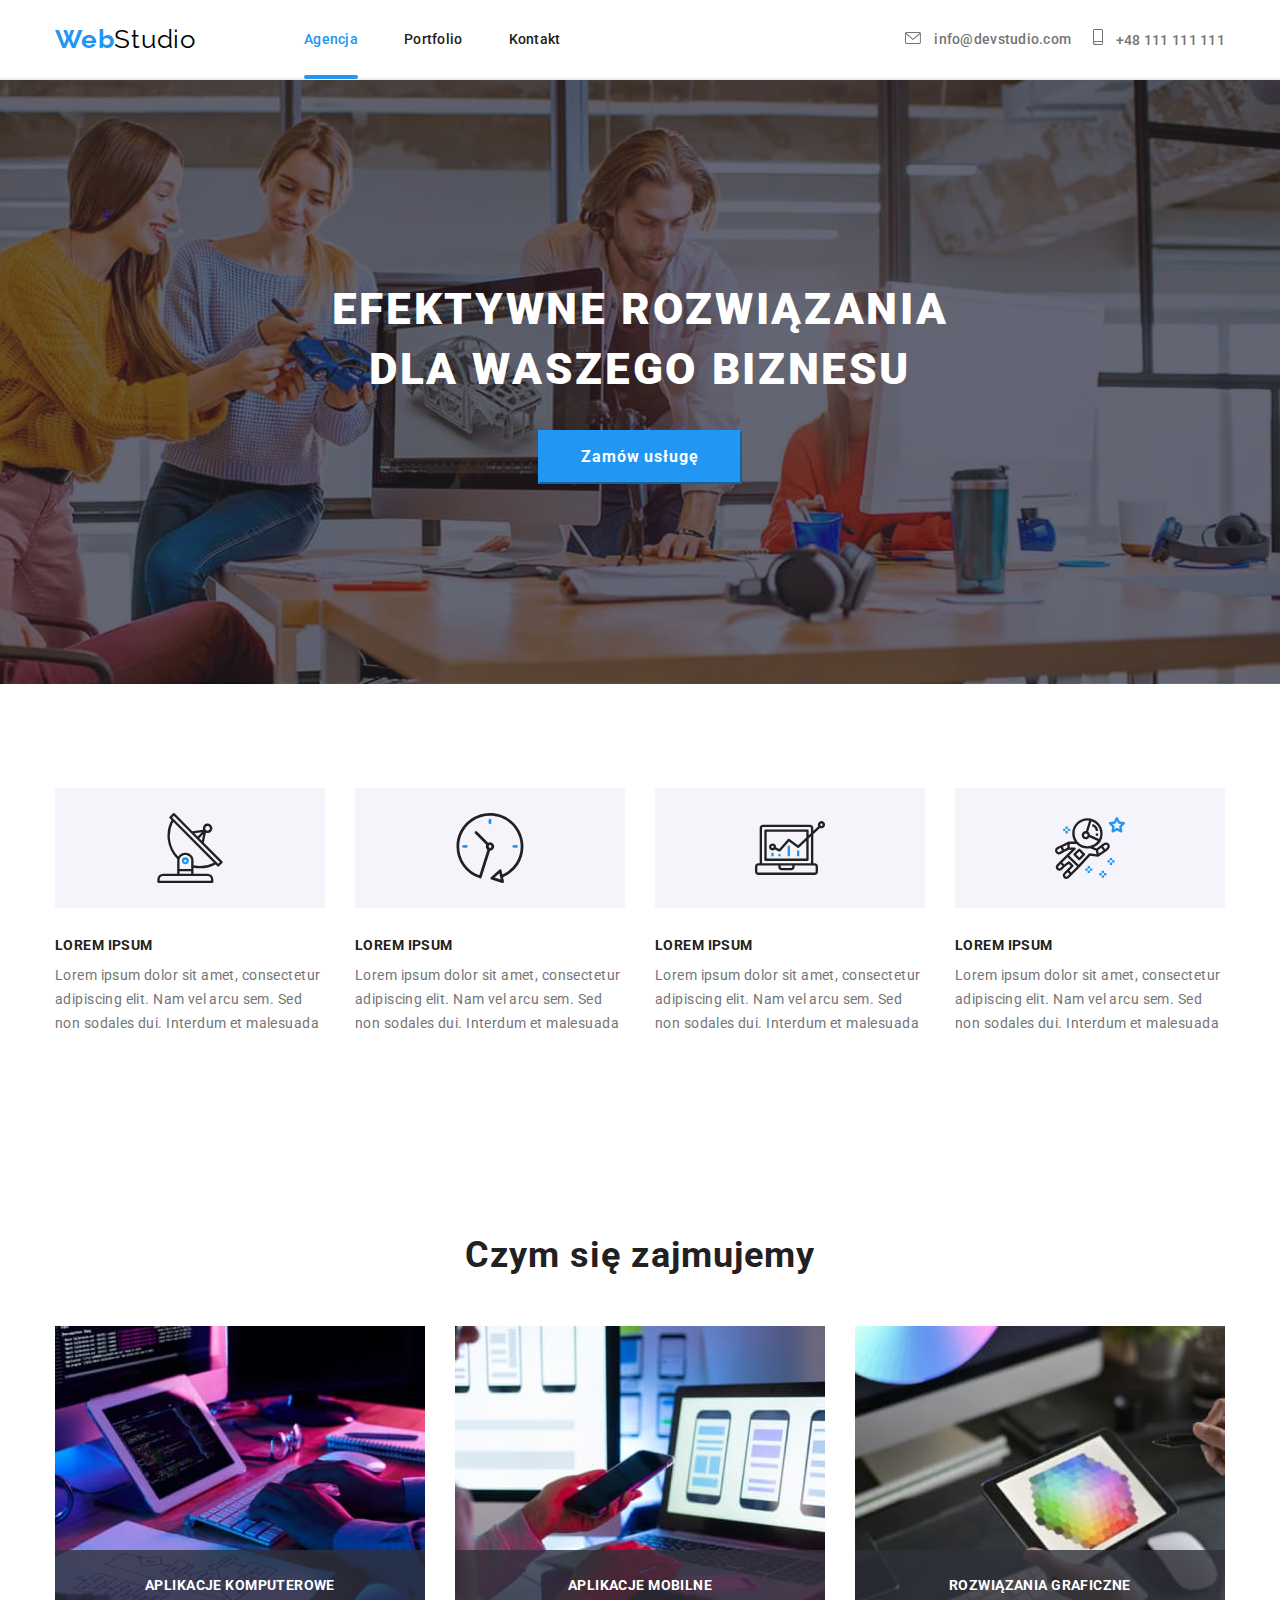
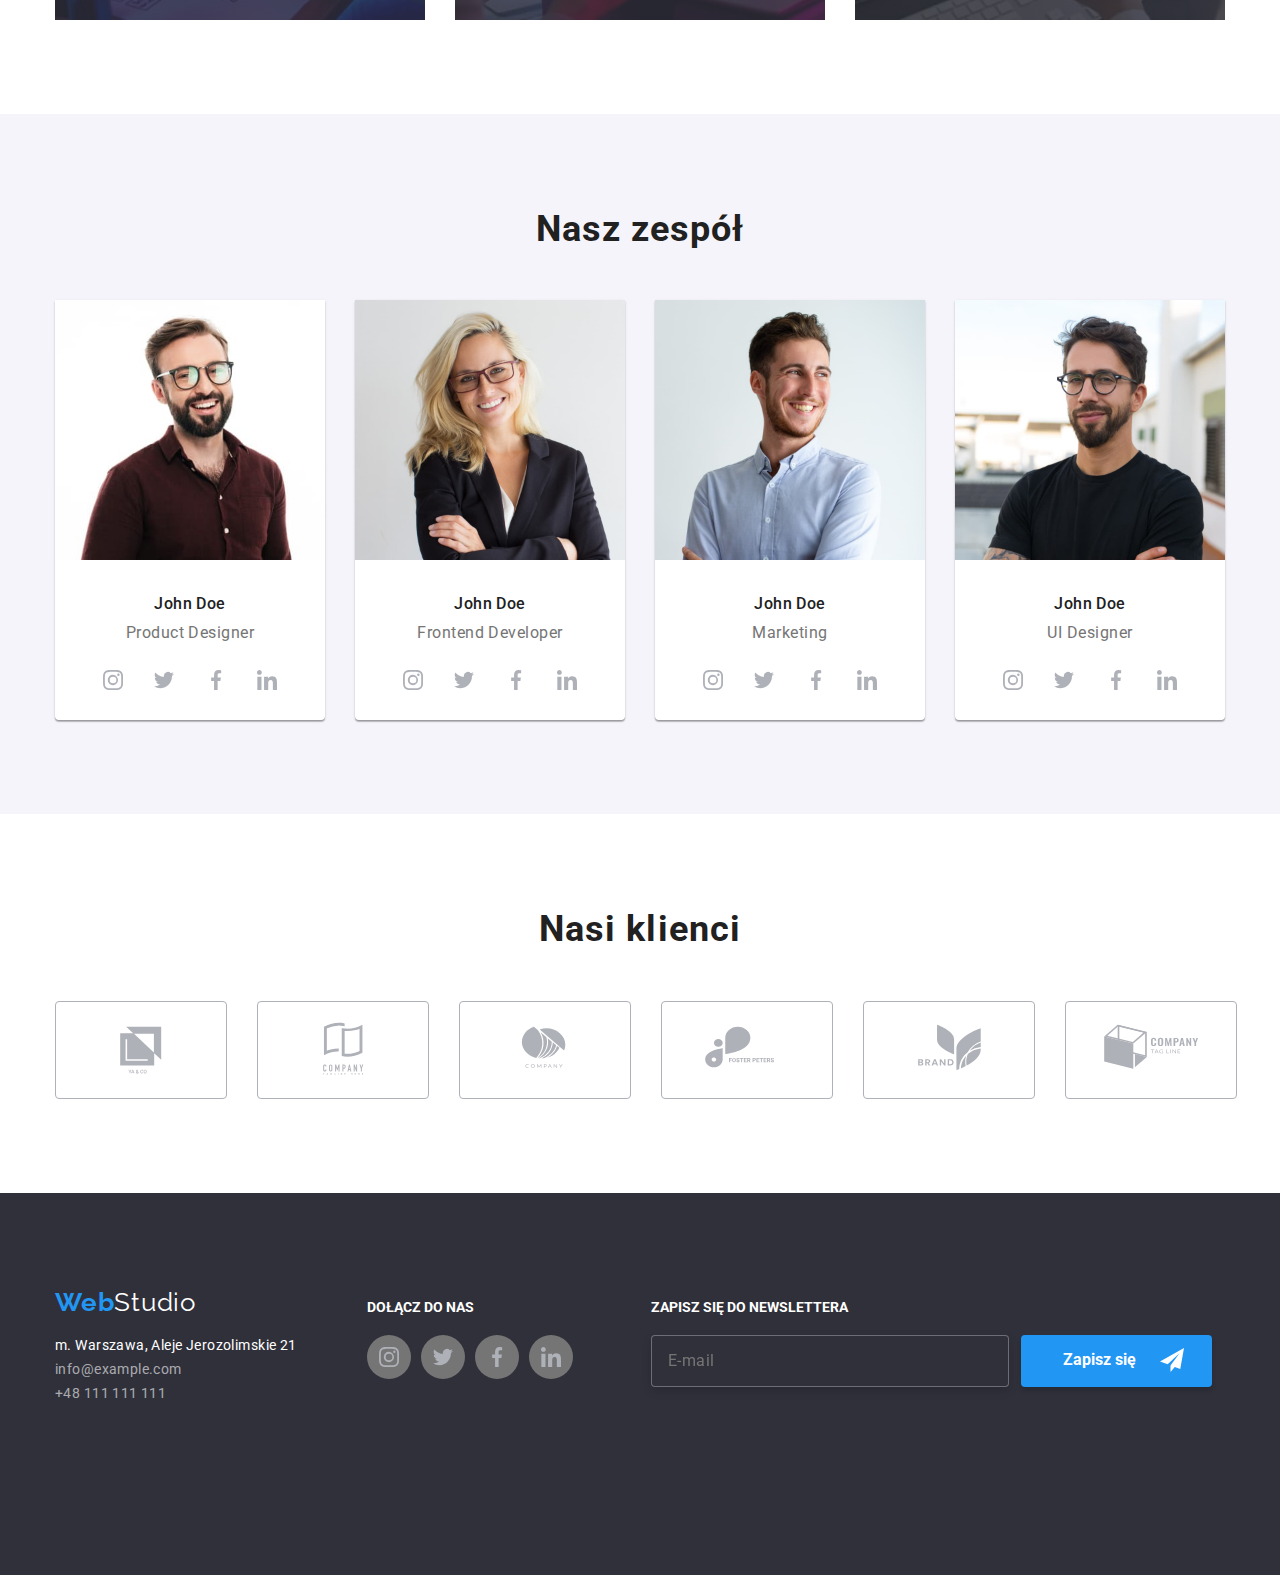
<file: index.html>
<!DOCTYPE html>
<html lang="pl">
  <head>
    <meta charset="UTF-8" />
    <meta http-equiv="X-UA-Compatible" content="IE=edge" />
    <meta name="viewport" content="width=device-width, initial-scale=1.0" />
    <link rel="preconnect" href="https://fonts.googleapis.com" />
    <link rel="preconnect" href="https://fonts.gstatic.com" crossorigin />
    <link
      href="https://fonts.googleapis.com/css2?family=Oleo+Script&family=Raleway:wght@700&family=Roboto:wght@400;500;700;900&display=swap"
      rel="stylesheet"
    />
    <link
      rel="stylesheet"
      href="https://cdnjs.cloudflare.com/ajax/libs/modern-normalize/1.0.0/modern-normalize.min.css"
    />
    <link rel="stylesheet" href="./css/styles.css" />

    <title>Agencja</title>
  </head>
  <body>
    <header>
      <section class="container-header">
        <div class="container">
          <p class="logo">
            <a href="./index.html" style="text-decoration: none">
              <span class="logo1">Web</span><span class="logo2">Studio</span>
            </a>
          </p>

          <nav>
            <!-- Nawigacja do innych stron -->

            <ul class="content-menu">
              <li>
                <a href="./index.html" class="nav nav-outline ck1">Agencja</a>
              </li>
              <li>
                <a href="./portfolio.html" class="nav">Portfolio</a>
              </li>
              <li>
                <a href="/Kontakt" class="nav">Kontakt</a>
              </li>
            </ul>
          </nav>

          <ul class="content-kontakt">
            <li>
              <a class="nav ck2" href="mailto:info@devstudio.com">
                <svg width="16px" height="12px">
                  <use xlink:href="./images/icons.svg#icon-envelope"></use>
                </svg>
                info@devstudio.com
              </a>
            </li>
            <li>
              <a class="nav ck2" href="tel:+48111111111">
                <svg width="10px" height="16px">
                  <use xlink:href="./images/icons.svg#icon-smartphone"></use>
                </svg>
                +48 111 111 111
              </a>
            </li>
          </ul>
        </div>
      </section>
    </header>

    <main>
      <section class="background-image">
        <div class="container container-h1-button1">
          <h1 class="h1">EFEKTYWNE ROZWIĄZANIA DLA WASZEGO BIZNESU</h1>
          <button type="button" class="button1" data-modal-open>
            Zamów usługę
          </button>

          <div class="backdrop is-hidden" data-modal>
            <div class="modal">
              <button class="modal-button" data-modal-close>
                <svg width="11px" height="11px">
                  <use xlink:href="./images/icons.svg#icon-Vector"></use>
                </svg>
              </button>
              <div>
                <p class="text-modal">Zostaw swoje dane w formularzu poniżej</p>
              </div>
              <form class="form">
                <fieldset class="fieldset">
                  <label class="text-label-modal" for="user_name">Imię</label>
                  <input
                    class="label-modal"
                    type="text"
                    name="imię"
                    id="user_name"
                    placeholder=""
                  />
                  <svg class="fieldset-svg" width="18px" height="18px">
                    <use
                      xlink:href="./images/icons.svg#icon-person-black-18dp-1"
                    ></use>
                  </svg>
                </fieldset>

                <fieldset class="fieldset">
                  <label class="text-label-modal" for="user_tel">Telefon</label>
                  <input
                    class="label-modal"
                    type="tel"
                    name="tel"
                    id="user_tel"
                    placeholder=""
                  />
                  <svg class="fieldset-svg" width="18px" height="18px">
                    <use
                      xlink:href="./images/icons.svg#icon-phone-black-18dp-1"
                    ></use>
                  </svg>
                </fieldset>

                <fieldset class="fieldset">
                  <label class="text-label-modal" for="user_email">Email</label>
                  <input
                    class="label-modal"
                    type="email"
                    name="email"
                    id="user_email"
                    placeholder=""
                  />
                  <svg class="fieldset-svg" width="18px" height="18px">
                    <use
                      xlink:href="./images/icons.svg#icon-email-black-18dp-1"
                    ></use>
                  </svg>
                </fieldset>

                <label class="textarea-label">
                  <span class="text-textarea">Komentarz</span>
                  <textarea
                    class="label-modal-textarea"
                    type="textarea"
                    name="text"
                    placeholder="Wprowadź tekst"
                  ></textarea>
                </label>

                <label class="statement">
                  <input
                    class="checkbox"
                    type="checkbox"
                    name="oswiadczenie"
                    value=""
                  />
                  <span class="check-border">
                    <svg class="check-svg" width="11px" height="8px">
                      <use xlink:href="./images/icons.svg#icon-Vector-1"></use>
                    </svg>
                  </span>

                  <span class="state-text">
                    Oświadczam iż akceptuję
                    <a href="">Regulamin</a> i
                    <a href="">Politykę prywatności</a>.
                  </span>
                </label>

                <button type="submit">Wyślij</button>
              </form>
            </div>
          </div>
        </div>
      </section>

      <section class="section">
        <div class="container container-describe">
          <h2 class="h2 hide">Dlaczego warto nas wybrać?</h2>
          <ul class="card-set">
            <li class="item">
              <div class="item-svg">
                <svg width="70px" height="70px">
                  <use xlink:href="./images/icons.svg#icon-antenna-1"></use>
                </svg>
              </div>
              <h3 class="h3">LOREM IPSUM</h3>
              <p class="p">
                Lorem ipsum dolor sit amet, consectetur adipiscing elit. Nam vel
                arcu sem. Sed non sodales dui. Interdum et malesuada
              </p>
            </li>
            <li class="item">
              <div class="item-svg">
                <svg width="70px" height="70px">
                  <use xlink:href="./images/icons.svg#icon-clock-1"></use>
                </svg>
              </div>
              <h3 class="h3">LOREM IPSUM</h3>
              <p class="p">
                Lorem ipsum dolor sit amet, consectetur adipiscing elit. Nam vel
                arcu sem. Sed non sodales dui. Interdum et malesuada
              </p>
            </li>
            <li class="item">
              <div class="item-svg">
                <svg width="70px" height="70px">
                  <use xlink:href="./images/icons.svg#icon-diagram-1"></use>
                </svg>
              </div>
              <h3 class="h3">LOREM IPSUM</h3>
              <p class="p">
                Lorem ipsum dolor sit amet, consectetur adipiscing elit. Nam vel
                arcu sem. Sed non sodales dui. Interdum et malesuada
              </p>
            </li>
            <li class="item">
              <div class="item-svg">
                <svg width="70px" height="70px">
                  <use xlink:href="./images/icons.svg#icon-astronaut-1 "></use>
                </svg>
              </div>
              <h3 class="h3">LOREM IPSUM</h3>
              <p class="p">
                Lorem ipsum dolor sit amet, consectetur adipiscing elit. Nam vel
                arcu sem. Sed non sodales dui. Interdum et malesuada
              </p>
            </li>
          </ul>
        </div>
      </section>

      <section class="section">
        <div class="container container-img">
          <h2 class="h2">Czym się zajmujemy</h2>
          <ul class="images-agencja">
            <li class="item-img">
              <img src="images/img.jpg" alt="laptop" width="370" height="294" />
              <p>aplikacje komputerowe</p>
            </li>
            <li class="item-img">
              <img
                src="images/img(1).jpg"
                alt="laptop i pilot"
                width="370"
                height="294"
              />
              <p>aplikacje mobilne</p>
            </li>
            <li class="item-img">
              <img
                src="images/img(2).jpg"
                alt="tablet/komórka"
                width="370"
                height="294"
              />
              <p>rozwiązania graficzne</p>
            </li>
          </ul>
        </div>
      </section>

      <section class="section team-background">
        <div class="container container-img">
          <h2 class="h2">Nasz zespół</h2>

          <ul class="team">
            <li>
              <img
                src="images/img(3).jpg"
                alt="Product Designer"
                width="270"
                height="260"
              />

              <div class="names">John Doe</div>
              <p class="p1">Product Designer</p>
              <div class="social-media">
                <a href="">
                  <svg width="20" height="20">
                    <use xlink:href="./images/icons.svg#icon-instagram-2"></use>
                  </svg>
                </a>
                <a href="">
                  <svg width="20" height="20">
                    <use xlink:href="./images/icons.svg#icon-twitter-1"></use>
                  </svg>
                </a>
                <a href="">
                  <svg width="20" height="20">
                    <use xlink:href="./images/icons.svg#icon-facebook-1"></use>
                  </svg>
                </a>
                <a href="">
                  <svg width="20px" height="20px">
                    <use xlink:href="./images/icons.svg#icon-linkedin-1"></use>
                  </svg>
                </a>
              </div>
            </li>
            <li>
              <img
                src="images/img(4).jpg"
                alt="Frontend Developer"
                width="270"
                height="260"
              />

              <div class="names">John Doe</div>
              <p class="p1">Frontend Developer</p>
              <div class="social-media">
                <a href="">
                  <svg width="20" height="20">
                    <use xlink:href="./images/icons.svg#icon-instagram-2"></use>
                  </svg>
                </a>
                <a href="">
                  <svg width="20" height="20">
                    <use xlink:href="./images/icons.svg#icon-twitter-1"></use>
                  </svg>
                </a>
                <a href="">
                  <svg width="20" height="20">
                    <use xlink:href="./images/icons.svg#icon-facebook-1"></use>
                  </svg>
                </a>
                <a href="">
                  <svg width="20px" height="20px">
                    <use xlink:href="./images/icons.svg#icon-linkedin-1"></use>
                  </svg>
                </a>
              </div>
            </li>
            <li>
              <img
                src="images/img(5).jpg"
                alt="Marketing"
                width="270"
                height="260"
              />

              <div class="names">John Doe</div>
              <p class="p1">Marketing</p>
              <div class="social-media">
                <a href="">
                  <svg width="20" height="20">
                    <use xlink:href="./images/icons.svg#icon-instagram-2"></use>
                  </svg>
                </a>
                <a href="">
                  <svg width="20" height="20">
                    <use xlink:href="./images/icons.svg#icon-twitter-1"></use>
                  </svg>
                </a>
                <a href="">
                  <svg width="20" height="20">
                    <use xlink:href="./images/icons.svg#icon-facebook-1"></use>
                  </svg>
                </a>
                <a href="">
                  <svg width="20px" height="20px">
                    <use xlink:href="./images/icons.svg#icon-linkedin-1"></use>
                  </svg>
                </a>
              </div>
            </li>
            <li class="background-team">
              <img
                src="images/img(6).jpg"
                alt="UI Designer"
                width="270"
                height="260"
              />

              <div class="names">John Doe</div>
              <p class="p1">UI Designer</p>
              <div class="social-media">
                <a href="">
                  <svg width="20" height="20">
                    <use xlink:href="./images/icons.svg#icon-instagram-2"></use>
                  </svg>
                </a>
                <a href="">
                  <svg width="20" height="20">
                    <use xlink:href="./images/icons.svg#icon-twitter-1"></use>
                  </svg>
                </a>
                <a href="">
                  <svg width="20" height="20">
                    <use xlink:href="./images/icons.svg#icon-facebook-1"></use>
                  </svg>
                </a>
                <a href="">
                  <svg width="20px" height="20px">
                    <use xlink:href="./images/icons.svg#icon-linkedin-1"></use>
                  </svg>
                </a>
              </div>
            </li>
          </ul>
        </div>
      </section>

      <section class="section">
        <div class="container container-img">
          <h2 class="h2">Nasi klienci</h2>
          <ul class="clients">
            <li class="item-clients">
              <a href="">
                <svg width="170px" height="92px">
                  <use xlink:href="./images/icons.svg#icon-client-1"></use>
                </svg>
              </a>
            </li>
            <li class="item-clients">
              <a href="">
                <svg width="170px" height="92px">
                  <use xlink:href="./images/icons.svg#icon-client-2"></use>
                </svg>
              </a>
            </li>
            <li class="item-clients">
              <a href="">
                <svg width="170px" height="92px">
                  <use xlink:href="./images/icons.svg#icon-client-3"></use>
                </svg>
              </a>
            </li>
            <li class="item-clients">
              <a href="">
                <svg width="170px" height="92px">
                  <use xlink:href="./images/icons.svg#icon-client-4"></use>
                </svg>
              </a>
            </li>
            <li class="item-clients">
              <a href="">
                <svg width="170px" height="92px">
                  <use xlink:href="./images/icons.svg#icon-client-5"></use>
                </svg>
              </a>
            </li>
            <li class="item-clients">
              <a href="">
                <svg width="170px" height="92px">
                  <use xlink:href="./images/icons.svg#icon-client-6"></use>
                </svg>
              </a>
            </li>
          </ul>
        </div>
      </section>
    </main>

    <footer class="section background-intro">
      <div class="container container-footer">
        <div class="kontakt-footer">
          <p class="logo">
            <a href="" style="text-decoration: none"
              ><span class="logo1">Web</span
              ><span class="logo2 cf1">Studio</span></a
            >
          </p>
          <address>
            <p class="footeradres cf1">m. Warszawa, Aleje Jerozolimskie 21</p>

            <ul>
              <li>
                <a class="footer cf2" href="mailto:info@example.com"
                  >info@example.com</a
                >
              </li>
              <li>
                <a class="footer cf2" href="tel:+48111111111"
                  >+48 111 111 111</a
                >
              </li>
            </ul>
          </address>
        </div>
        <div class="social-footer">
          <p class="join">Dołącz do nas</p>
          <div class="social-media1">
            <a href="">
              <svg width="20" height="20">
                <use xlink:href="./images/icons.svg#icon-instagram-2"></use>
              </svg>
            </a>
            <a href="">
              <svg width="20" height="20">
                <use xlink:href="./images/icons.svg#icon-twitter-1"></use>
              </svg>
            </a>
            <a href="">
              <svg width="20" height="20">
                <use xlink:href="./images/icons.svg#icon-facebook-1"></use>
              </svg>
            </a>
            <a href="">
              <svg width="20px" height="20px">
                <use xlink:href="./images/icons.svg#icon-linkedin-1"></use>
              </svg>
            </a>
          </div>
        </div>
        <div class="newsletter-footer">
          <p class="join">Zapisz się do newslettera</p>
          <div>
            <form>
              <div class="newsletter-box">
                <label>
                  <input
                    class="newsbox-email"
                    type="email"
                    name="email"
                    placeholder="E-mail"
                  />
                </label>
                <button class="news-button" type="submit">
                  <span class="text">Zapisz się</span>
                  <svg class="news-svg" width="24" height="24">
                    <use xlink:href="./images/icons.svg#icon-icon-send"></use>
                  </svg>
                </button>
              </div>
            </form>
          </div>
        </div>
      </div>
    </footer>
    <script src="./js/modal.js"></script>
  </body>
</html>
</file>
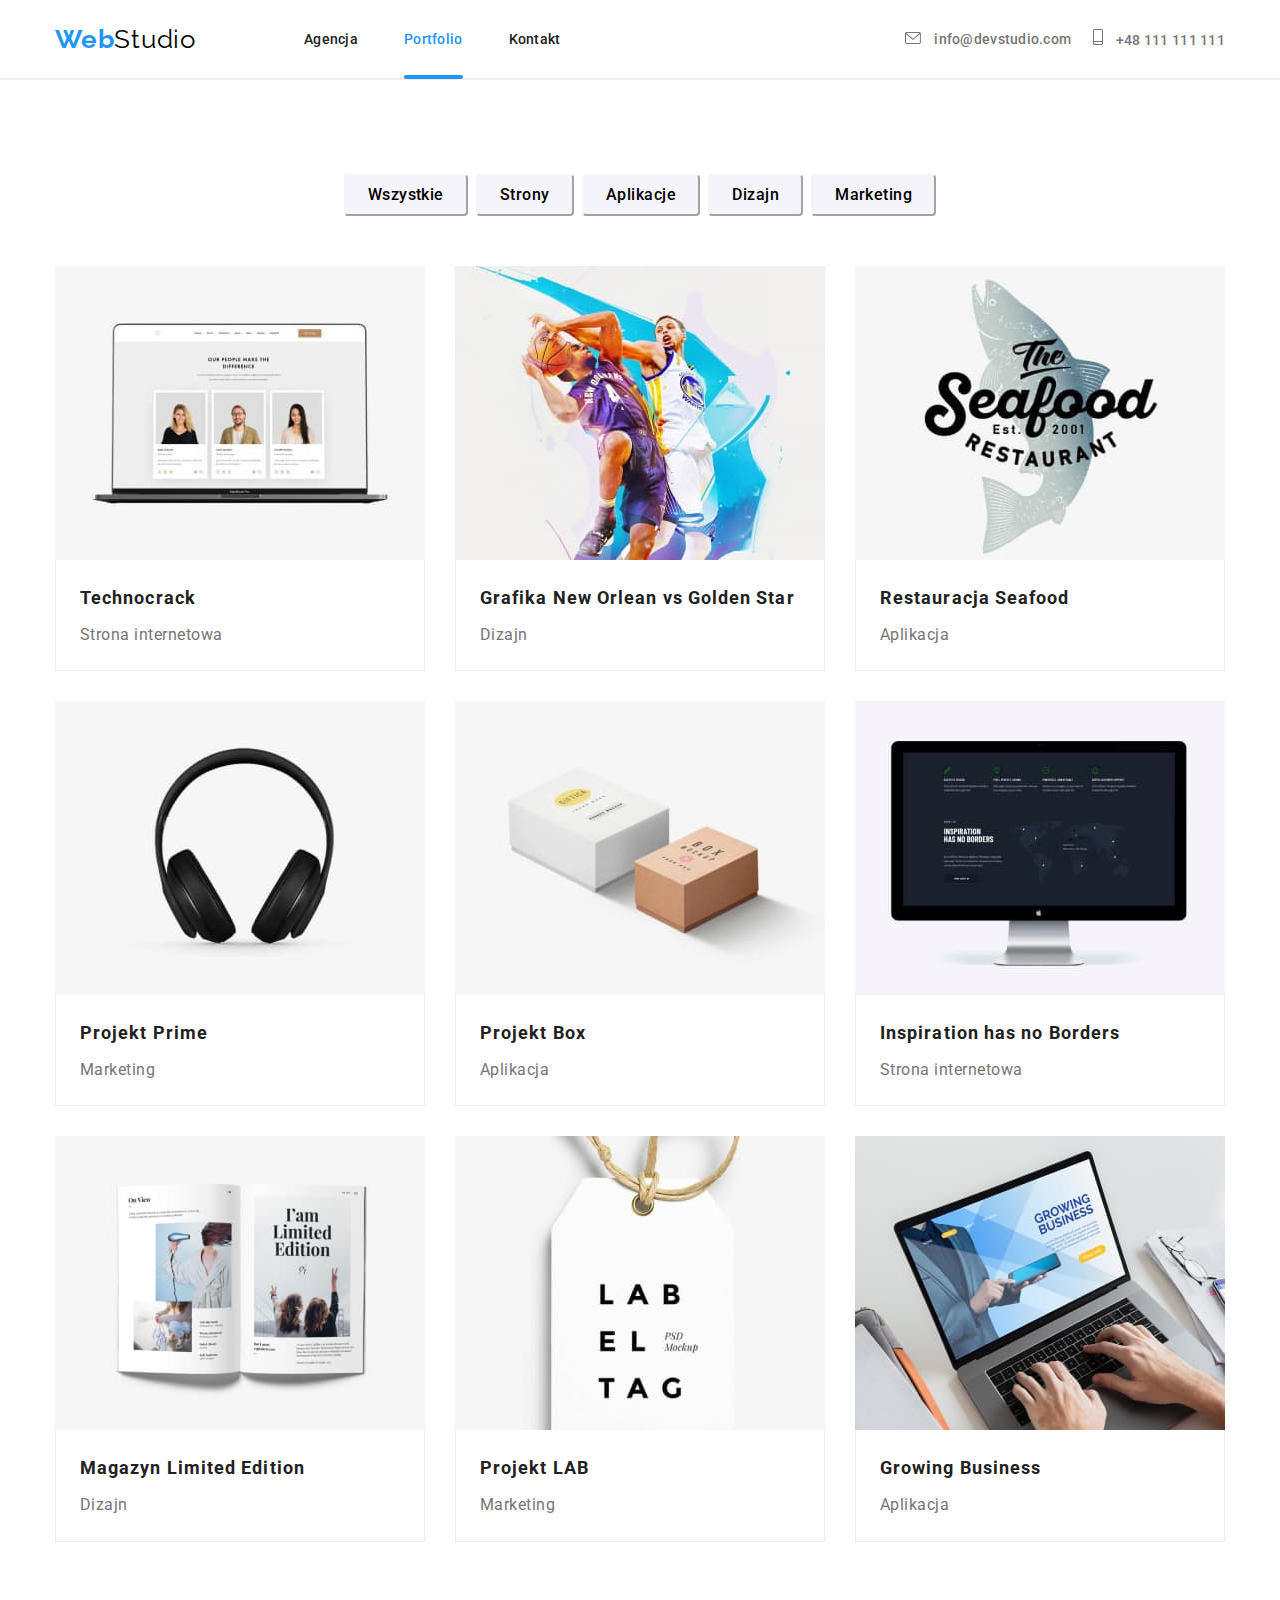
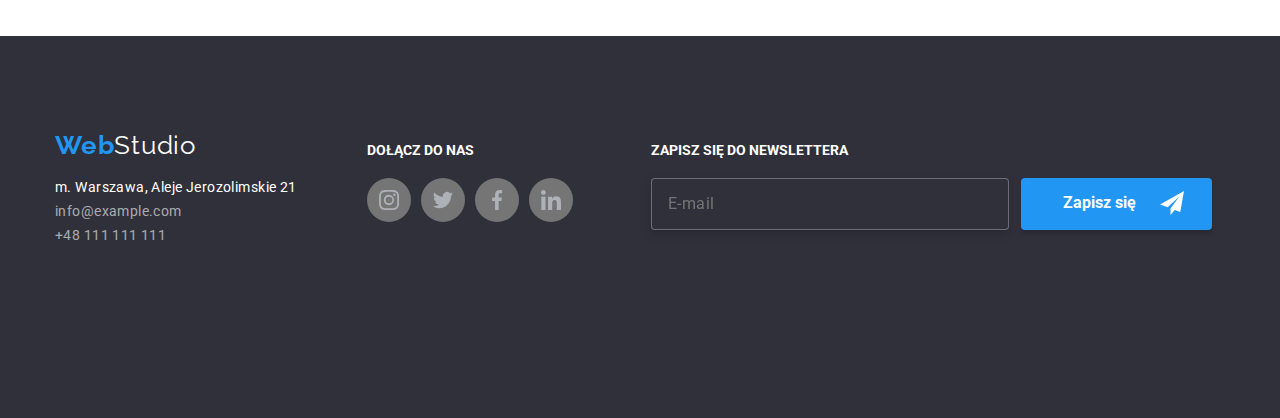
<file: portfolio.html>
<!DOCTYPE html>
<html lang="pl">
  <head>
    <meta charset="UTF-8" />
    <meta http-equiv="X-UA-Compatible" content="IE=edge" />
    <meta name="viewport" content="width=device-width, initial-scale=1.0" />
    <link rel="preconnect" href="https://fonts.googleapis.com" />
    <link rel="preconnect" href="https://fonts.gstatic.com" crossorigin />
    <link
      href="https://fonts.googleapis.com/css2?family=Oleo+Script&family=Raleway:wght@700&family=Roboto:wght@400;500;700;900&display=swap"
      rel="stylesheet"
    />
    <link
      rel="stylesheet"
      href="https://cdnjs.cloudflare.com/ajax/libs/modern-normalize/1.0.0/modern-normalize.min.css"
    />
    <link rel="stylesheet" href="./css/styles.css" />

    <title>Portfolio</title>
  </head>
  <body>
    <header>
      <section class="container-header">
        <div class="container">
          <p class="logo">
            <a href="./index.html" style="text-decoration: none">
              <span class="logo1">Web</span><span class="logo2">Studio</span>
            </a>
          </p>

          <nav>
            <!-- Nawigacja do innych stron -->

            <ul class="content-menu">
              <li>
                <a href="./index.html" class="nav">Agencja</a>
              </li>
              <li>
                <a href="./portfolio.html" class="nav nav-outline ck1"
                  >Portfolio</a
                >
              </li>
              <li>
                <a href="/Kontakt" class="nav">Kontakt</a>
              </li>
            </ul>
          </nav>

          <ul class="content-kontakt">
            <li>
              <a class="nav ck2" href="mailto:info@devstudio.com">
                <svg class="nav" width="16px" height="12px">
                  <use xlink:href="./images/icons.svg#icon-envelope"></use>
                </svg>
                info@devstudio.com
              </a>
            </li>
            <li>
              <a class="nav ck2" href="tel:+48111111111">
                <svg width="10px" height="16px">
                  <use xlink:href="./images/icons.svg#icon-smartphone"></use>
                </svg>
                +48 111 111 111
              </a>
            </li>
          </ul>
        </div>
      </section>
    </header>
    <main>
      <section class>
        <div class="container">
          <ul class="container-filter">
            <li><button type="button" class="filter">Wszystkie</button></li>
            <li><button type="button" class="filter">Strony</button></li>
            <li><button type="button" class="filter">Aplikacje</button></li>
            <li><button type="button" class="filter">Dizajn</button></li>
            <li><button type="button" class="filter">Marketing</button></li>
          </ul>
        </div>
      </section>
      <section>
        <div class="container">
          <ul class="portfolio-set">
            <li class="portfolio-item">
              <div class="box-overlay">
                <div class="overlay">
                  <p>
                    Technocrack jest popularną platformą wykorzystywaną do
                    rozpowszechniania koronawirusa. Firmy wykorzystują tę
                    platformę do celów szpiegowskich i ataków na
                    niezabezpieczone serwery konkurencji
                  </p>
                </div>
                <img
                  class="portfolio-card"
                  src="images/port1.jpg"
                  alt="zespół, ludzie"
                  width="370"
                  height="294"
                />
              </div>
              <div class="border-description">
                <div class="portfolioimage1">Technocrack</div>
                <p class="portfolioimage2">Strona internetowa</p>
              </div>
            </li>
            <li class="portfolio-item">
              <div class="box-overlay">
                <div class="overlay">
                  <p>
                    Technocrack jest popularną platformą wykorzystywaną do
                    rozpowszechniania koronawirusa. Firmy wykorzystują tę
                    platformę do celów szpiegowskich i ataków na
                    niezabezpieczone serwery konkurencji
                  </p>
                </div>
                <img
                  class="portfolio-card"
                  src="images/port2.jpg"
                  alt="koszykówka"
                  width="370"
                  height="294"
                />
              </div>
              <div class="border-description">
                <div class="portfolioimage1">
                  Grafika New Orlean vs Golden Star
                </div>
                <p class="portfolioimage2">Dizajn</p>
              </div>
            </li>
            <li class="portfolio-item">
              <div class="box-overlay">
                <div class="overlay">
                  <p>
                    Technocrack jest popularną platformą wykorzystywaną do
                    rozpowszechniania koronawirusa. Firmy wykorzystują tę
                    platformę do celów szpiegowskich i ataków na
                    niezabezpieczone serwery konkurencji
                  </p>
                </div>
                <img
                  class="portfolio-card"
                  src="images/port3.jpg"
                  alt="logo restauracji"
                  width="370"
                  height="294"
                />
              </div>
              <div class="border-description">
                <div class="portfolioimage1">Restauracja Seafood</div>
                <p class="portfolioimage2">Aplikacja</p>
              </div>
            </li>
            <li class="portfolio-item">
              <div class="box-overlay">
                <div class="overlay">
                  <p>
                    Technocrack jest popularną platformą wykorzystywaną do
                    rozpowszechniania koronawirusa. Firmy wykorzystują tę
                    platformę do celów szpiegowskich i ataków na
                    niezabezpieczone serwery konkurencji
                  </p>
                </div>
                <img
                  class="portfolio-card"
                  src="images/port4.jpg"
                  alt="słuchawki"
                  width="370"
                  height="294"
                />
              </div>
              <div class="border-description">
                <div class="portfolioimage1">Projekt Prime</div>
                <p class="portfolioimage2">Marketing</p>
              </div>
            </li>
            <li class="portfolio-item">
              <div class="box-overlay">
                <div class="overlay">
                  <p>
                    Technocrack jest popularną platformą wykorzystywaną do
                    rozpowszechniania koronawirusa. Firmy wykorzystują tę
                    platformę do celów szpiegowskich i ataków na
                    niezabezpieczone serwery konkurencji
                  </p>
                </div>
                <img
                  class="portfolio-card"
                  src="images/port5.jpg"
                  alt="pudełka"
                  width="370"
                  height="294"
                />
              </div>
              <div class="border-description">
                <div class="portfolioimage1">Projekt Box</div>
                <p class="portfolioimage2">Aplikacja</p>
              </div>
            </li>
            <li class="portfolio-item">
              <div class="box-overlay">
                <div class="overlay">
                  <p>
                    Technocrack jest popularną platformą wykorzystywaną do
                    rozpowszechniania koronawirusa. Firmy wykorzystują tę
                    platformę do celów szpiegowskich i ataków na
                    niezabezpieczone serwery konkurencji
                  </p>
                </div>
                <img
                  class="portfolio-card"
                  src="images/port6.jpg"
                  alt="monitor"
                  width="370"
                  height="294"
                />
              </div>
              <div class="border-description">
                <div class="portfolioimage1">Inspiration has no Borders</div>
                <p class="portfolioimage2">Strona internetowa</p>
              </div>
            </li>
            <li class="portfolio-item">
              <div class="box-overlay">
                <div class="overlay">
                  <p>
                    Technocrack jest popularną platformą wykorzystywaną do
                    rozpowszechniania koronawirusa. Firmy wykorzystują tę
                    platformę do celów szpiegowskich i ataków na
                    niezabezpieczone serwery konkurencji
                  </p>
                </div>
                <img
                  class="portfolio-card"
                  src="images/port7.jpg"
                  alt="magazyn"
                  width="370"
                  height="294"
                />
              </div>
              <div class="border-description">
                <div class="portfolioimage1">Magazyn Limited Edition</div>
                <p class="portfolioimage2">Dizajn</p>
              </div>
            </li>
            <li class="portfolio-item">
              <div class="box-overlay">
                <div class="overlay">
                  <p>
                    Technocrack jest popularną platformą wykorzystywaną do
                    rozpowszechniania koronawirusa. Firmy wykorzystują tę
                    platformę do celów szpiegowskich i ataków na
                    niezabezpieczone serwery konkurencji
                  </p>
                </div>
                <img
                  class="portfolio-card"
                  src="images/port8.jpg"
                  alt="lab"
                  width="370"
                  height="294"
                />
              </div>
              <div class="border-description">
                <div class="portfolioimage1">Projekt LAB</div>
                <p class="portfolioimage2">Marketing</p>
              </div>
            </li>
            <li class="portfolio-item">
              <div class="box-overlay">
                <div class="overlay">
                  <p>
                    Technocrack jest popularną platformą wykorzystywaną do
                    rozpowszechniania koronawirusa. Firmy wykorzystują tę
                    platformę do celów szpiegowskich i ataków na
                    niezabezpieczone serwery konkurencji
                  </p>
                </div>
                <img
                  class="portfolio-card"
                  src="images/port9.jpg"
                  alt="laptop"
                  width="370"
                  height="294"
                />
              </div>
              <div class="border-description">
                <div class="portfolioimage1">Growing Business</div>
                <p class="portfolioimage2">Aplikacja</p>
              </div>
            </li>
          </ul>
        </div>
      </section>
    </main>

    <footer class="section background-intro">
      <div class="container container-footer">
        <div class="kontakt-footer">
          <p class="logo">
            <a href="" style="text-decoration: none"
              ><span class="logo1">Web</span
              ><span class="logo2 cf1">Studio</span></a
            >
          </p>
          <address>
            <p class="footeradres cf1">
              m.&nbspWarszawa,&nbspAleje&nbspJerozolimskie&nbsp21
            </p>

            <ul>
              <li>
                <a class="footer cf2" href="mailto:info@example.com"
                  >info@example.com</a
                >
              </li>
              <li>
                <a class="footer cf2" href="tel:+48111111111"
                  >+48 111 111 111</a
                >
              </li>
            </ul>
          </address>
        </div>
        <div class="social-footer">
          <p class="join">Dołącz do nas</p>
          <div class="social-media1">
            <a href="">
              <svg width="20" height="20">
                <use xlink:href="./images/icons.svg#icon-instagram-2"></use>
              </svg>
            </a>
            <a href="">
              <svg width="20" height="20">
                <use xlink:href="./images/icons.svg#icon-twitter-1"></use>
              </svg>
            </a>
            <a href="">
              <svg width="20" height="20">
                <use xlink:href="./images/icons.svg#icon-facebook-1"></use>
              </svg>
            </a>
            <a href="">
              <svg width="20px" height="20px">
                <use xlink:href="./images/icons.svg#icon-linkedin-1"></use>
              </svg>
            </a>
          </div>
        </div>
        <div class="newsletter-footer">
          <p class="join">Zapisz się do newslettera</p>
          <div>
            <form>
              <div class="newsletter-box">
                <label>
                  <input
                    class="newsbox-email"
                    type="email"
                    name="email"
                    placeholder="E-mail"
                  />
                </label>
                <button class="news-button" type="submit">
                  <span class="text">Zapisz się</span>
                  <svg class="news-svg" width="24" height="24">
                    <use xlink:href="./images/icons.svg#icon-icon-send"></use>
                  </svg>
                </button>
              </div>
            </form>
          </div>
        </div>
      </div>
    </footer>
  </body>
</html>
</file>
<file: css/styles.css>
:root {
  --logo1-color: #2196f3;
  --logo2-color: #000000;
  --color-header: #ffffff;
  --color-h2: #212121;
  --color-par: #757575;
  --background-color: #2f303a;
  --filter-color: #f5f4fa;
}

*,
*::after,
*::before {
  margin: 0;
  padding: 0;
}

ul {
  list-style-type: none;
}

h1,
h2,
h3,
p,
ul {
  margin: 0 0;
  padding: 0 0;
}

body {
  font-family: "Roboto", sans-serif;
  color: var(--color-h2);
  margin: 0;
  box-sizing: border-box;
}

.title {
  font-family: "Raleway";
}

.container {
  display: flex;
  width: 100%;
  max-width: 1200px;
  padding: 0 15px;
  margin: 0 auto;
}

.section {
  padding-top: 94px;
  padding-bottom: 94px;
}
.container-header {
  justify-content: space-between;
  border-bottom: 2px solid #eeeeee;
  padding: 15px 0;
}

.content-menu {
  display: flex;
  padding: 15px 15px;
  margin-right: auto;
  gap: 46px;
  justify-content: space-evenly;
  list-style: none;
  align-items: center;
}

.content-kontakt {
  display: flex;
  margin-left: auto;
  width: 320px;
  justify-content: space-between;
  align-items: center;
  list-style: none;
}

.logo {
  display: flex;
  margin-right: 93px;
  padding: 0;
  align-items: center;
  text-decoration: none;
}

.logo1 {
  font-family: "Raleway";
  font-style: normal;
  font-weight: 700;
  font-size: 26px;
  line-height: 1.19;
  letter-spacing: 0.03em;
  color: var(--logo1-color);
  text-decoration: none;
}
.logo2 {
  font-family: "Raleway";
  font-size: 26px;
  line-height: 1.19;
  letter-spacing: 0.03em;
  color: var(--logo2-color);
  text-decoration: none;
}
.logo:hover,
.logo:focus {
  color: var(--logo1-color);
  border-color: var(--logo1-color);
  text-decoration: underline;
  text-decoration-color: var(--logo1-color);
}

.nav {
  color: var(--color-h2);
  font-weight: 500;
  font-size: 14px;
  line-height: 1.14;
  letter-spacing: 0.02em;
  text-decoration: none;
  transition-duration: 250ms;
  transition-timing-function: cubic-bezier(0.4, 0, 0.2, 1);
}
.nav-outline {
  position: relative;
}
.nav-outline:after {
  content: "";
  position: absolute;
  bottom: -32px;
  left: 0px;
  width: 100%;
  height: 4px;
  background-color: var(--logo1-color);
  border-radius: 2px;
}

.content-kontakt svg {
  fill: #757575;
  margin-right: 10px;
  transition-duration: 250ms;
  transition-timing-function: cubic-bezier(0.4, 0, 0.2, 1);
}

.nav:hover,
.nav:focus {
  background-color: var(--color-header);
  color: var(--logo1-color);
  border-color: var(--logo1-color);
  fill: var(--logo1-color);
}

.nav:hover svg,
.nav:focus svg {
  fill: var(--logo1-color);
}

.ck1 {
  color: var(--logo1-color);
}
.ck2 {
  color: var(--color-par);
}

.background-image {
  background: linear-gradient(rgba(47, 48, 58, 0.4), rgba(47, 48, 58, 0.4)),
    url("../images/backgrund.jpg");
  background-position: 100% 100%;
  background-size: cover;
  background-repeat: no-repeat;
}
.background-intro {
  background-color: var(--background-color);
}
.container-h1-button1 {
  display: block;
  padding: 200px 0;
}
.h1 {
  text-align: center;
  margin: 0 auto 30px;
  width: 696px;
  text-transform: uppercase;
  font-weight: 900;
  font-size: 44px;
  line-height: 1.36;
  letter-spacing: 0.06em;
  color: var(--color-header);
}

.button1 {
  display: flex;
  justify-content: center;
  margin: 0 auto;
  padding: 10px 41px;
  font-family: "Roboto";
  font-weight: 700;
  font-size: 16px;
  line-height: 1.875;
  letter-spacing: 0.06em;
  color: var(--color-header);
  background-color: var(--logo1-color);
  border-color: var(--logo1-color);
}
.container-describe {
  display: block;
}
.h2 {
  margin-bottom: 50px;
  font-size: 36px;
  line-height: 1.17;
  text-align: center;
  letter-spacing: 0.03em;
  color: var(--color-h2);
}

.hide {
  opacity: 0;
  pointer-events: none;
  position: absolute;
}

.card-set {
  display: flex;
  padding-bottom: 10px;
  flex-wrap: nowrap;
  gap: 30px;
  list-style: none;
}
.item {
  flex-basis: calc((100%-90px) / 4);
  padding-top: 10px;
  align-items: stretch;
}

.item-svg {
  width: 270px;
  height: 120px;
  display: flex;
  justify-content: center;
  align-items: center;
  background-color: var(--filter-color);
  margin-bottom: 30px;
}
.container-img {
  display: block;
  justify-content: center;
  align-items: center;
}

.images-agencja {
  display: flex;
  gap: 30px;
  align-items: flex-start;
}

.item-img {
  flex-basis: calc((100%-40px) / 3);
  position: relative;
  display: block;
}

.item-img img {
  display: block;
}
.item-img p {
  position: absolute;
  margin: 0;
  width: 100%;
  height: 70px;
  bottom: 0;
  background-image: linear-gradient(
    rgba(47, 48, 58, 0.8),
    rgba(47, 48, 58, 0.8)
  );
  padding: 27px 90px;
  font-weight: 700;
  font-size: 14px;
  line-height: 16px;
  text-align: center;
  letter-spacing: 0.03em;
  text-transform: uppercase;
  color: var(--color-header);
}
.h3 {
  margin-bottom: 10px;
  font-size: 14px;
  line-height: 1.14;
  letter-spacing: 0.03em;
  margin-bottom: 10px;
  text-transform: uppercase;
  color: var(--color-h2);
}

p.p {
  font-size: 14px;
  line-height: 1.71;
  letter-spacing: 0.03em;
  color: var(--color-par);
}
.team-background {
  background-color: var(--filter-color);
}
.team {
  display: flex;
  list-style: none;
  gap: 30px;
}

.team li {
  background-color: var(--color-header);
  box-shadow: 0px 1px 3px rgba(0, 0, 0, 0.12), 0px 1px 1px rgba(0, 0, 0, 0.14),
    0px 2px 1px rgba(0, 0, 0, 0.2);
  border-radius: 0px 0px 4px 4px;
}
.names {
  font-family: "Roboto";
  font-weight: 500;
  font-size: 16px;
  line-height: 1.19;
  text-align: center;
  letter-spacing: 0.03em;
  color: var(--color-h2);
  margin-top: 30px;
  margin-bottom: 10px;
}

.social-media {
  display: flex;
  margin: 16px 32px 18px 32px;
  width: 206px;
  height: 44px;
  align-items: center;
  justify-content: space-around;
}
.social-media a {
  padding: 12px 12px;
  width: 44px;
  height: 44px;
  border-radius: 50%;
  background-color: var(--color-header);
  fill: #afb1b8;
  transition-duration: 250ms;
  transition-timing-function: cubic-bezier(0.4, 0, 0.2, 1);
}

.social-media a:hover {
  background-color: var(--logo1-color);
  fill: var(--color-header);
}

.p1 {
  font-size: 16px;
  line-height: 1.19;
  text-align: center;
  letter-spacing: 0.03em;
  color: var(--color-par);
}

.clients {
  display: flex;
  gap: 30px;
}

.item-clients {
  flex-basis: ((100%-150px)/6);
  border: 1px solid #afb1b8;
  border-radius: 4px;
  fill: #afb1b8;
  display: flex;
  justify-content: center;
  align-items: center;
  transition-duration: 250ms;
  transition-timing-function: cubic-bezier(0.4, 0, 0.2, 1);
}

.item-clients:hover {
  fill: var(--logo1-color);
  background-color: var(--color-header);
  border-color: var(--logo1-color);
}

.join {
  color: var(--color-header);
  text-transform: uppercase;
  font-weight: 700;
  font-size: 14px;
  line-height: 1.17;
}
.container-filter {
  display: flex;
  margin: 0 auto;
  padding-top: 94px;
  padding-bottom: 50px;
  gap: 8px;
  justify-content: space-evenly;
  list-style: none;
}
.filter {
  font-family: "Roboto";
  font-weight: 500;
  font-size: 16px;
  line-height: 1.62;
  text-align: center;
  letter-spacing: 0.03em;
  padding: 6px 22px;
  color: var(--logo2-color);
  background-color: var(--filter-color);
  border-radius: 4px;
  border-color: var(--filter-color);
  transition-duration: 250ms;
  transition-timing-function: cubic-bezier(0.4, 0, 0.2, 1);
}

.filter:hover,
.filter:focus {
  background-color: var(--logo1-color);
  color: var(--color-header);
  border-color: var(--logo1-color);
  text-decoration: none;
  box-shadow: 0px 3px 1px rgba(0, 0, 0, 0.1), 0px 1px 2px rgba(0, 0, 0, 0.08),
    0px 2px 2px rgba(0, 0, 0, 0.12);
  border-radius: 4px;
}

.container-portfolio {
  margin: 0;
  padding: 0;
}

.portfolio-set {
  display: flex;
  padding-bottom: 94px;
  flex-wrap: wrap;
  list-style: none;
  justify-content: space-between;
  gap: 30px;
}

.portfolio-item {
  flex-basis: calc((40 / 3));
  transition-duration: 250ms;
  transition-timing-function: cubic-bezier(0.4, 0, 0.2, 1);
}
.portfolio-item:hover {
  box-shadow: 0px 1px 1px rgba(0, 0, 0, 0.12), 0px 4px 4px rgba(0, 0, 0, 0.06),
    1px 4px 6px rgba(0, 0, 0, 0.16);
}
.portfolio-card {
  display: block;
  margin: 0;
}

.portfolioimage1 {
  font-weight: 700;
  font-size: 18px;
  line-height: 2;
  letter-spacing: 0.06em;
  color: var(--color-h2);
  margin-bottom: 4px;
}

.portfolioimage2 {
  font-size: 16px;
  line-height: 1.88;
  letter-spacing: 0.03em;
  color: var(--color-par);
}

.border-description {
  border: 1px solid #eeeeee;
  border-top: none;
  padding: 20px 24px;
}

.box-overlay {
  position: relative;
  width: 370px;
  height: 294px;
  overflow: hidden;
}

.overlay {
  position: absolute;
  width: 100%;
  height: 100%;
  background-color: rgba(33, 150, 243, 0.9);
  transform: translatey(100%);
  transition: transform 250ms cubic-bezier(0.4, 0, 0.2, 1);
}

.overlay > p {
  font-size: 18px;
  line-height: 1.56;
  letter-spacing: 0.03em;
  color: var(--color-header);
  margin: 49px 45px 49px 29px;
}

.portfolio-item:hover .overlay {
  transform: translatey(0);
}
.container-footer {
  display: flex;
}

.kontakt-footer {
  display: block;
}
.footer {
  font-style: normal;
  font-size: 14px;
  line-height: 24px;
  letter-spacing: 0.03em;
  text-decoration: none;
  list-style: none;
  padding-bottom: 9px;
  transition-duration: 250ms;
  transition-timing-function: cubic-bezier(0.4, 0, 0.2, 1);
}
.footer:hover,
.footer:focus {
  background-color: var(--logo1-color);
  color: var(--color-header);
  border-color: var(--logo1-color);
  text-decoration: underline;
}

.footeradres {
  white-space: nowrap;
  font-style: normal;
  font-size: 14px;
  line-height: 24px;
  letter-spacing: 0.03em;
  text-decoration: none;
  padding-top: 15px;
}
.cf1 {
  color: var(--color-header);
}
.cf2 {
  color: #ffffff99;
}
.social-footer {
  margin: 0 78px 100px 70px;
  padding-top: 12px;
}

.social-media1 {
  display: flex;
  gap: 10px;
}
.social-media1 a {
  width: 44px;
  height: 44px;
  padding: 12px;
  border-radius: 50%;
  flex-basis: ((100%-30px)/4);
  background-color: #757575;
  fill: #afb1b8;
  margin-left: 0px;
  margin-top: 20px;
  transition-duration: 250ms;
  transition-timing-function: cubic-bezier(0.4, 0, 0.2, 1);
}

.social-media1 a:hover {
  background-color: var(--logo1-color);
  fill: var(--color-header);
}

.newsletter-footer {
  margin: 0 auto 94px 0px;
  padding-top: 12px;
}

.newsletter-box {
  display: flex;
  margin-top: 20px;
}
.newsbox-email {
  width: 358px;
  margin-right: 12px;
  padding: 15px 295px 15px 16px;
  font-size: 16px;
  line-height: 1.25;
  display: flex;
  align-items: center;
  letter-spacing: 0.03em;
  color: rgba(255, 255, 255, 0.6);
  background-color: #2f303a;
  border: 1px solid rgba(255, 255, 255, 0.3);
  filter: drop-shadow(0px 4px 4px rgba(0, 0, 0, 0.15));
  border-radius: 4px;
}

.news-button {
  display: flex;
  padding-left: 42px;
  padding-right: 28px;
  background: #2196f3;
  box-shadow: 0px 4px 4px rgba(0, 0, 0, 0.15);
  border-radius: 4px;
  border: none;
}

.text {
  white-space: nowrap;
  margin-top: 10px;
  margin-bottom: 10px;
  margin-right: 24px;
  font-weight: 700;
  color: #ffffff;
  font-size: 16px;
  line-height: 1.88;
}

.news-svg {
  margin-top: 13px;
  margin-bottom: 13px;
}
.backdrop {
  position: fixed;
  display: flex;
  top: 0;
  left: 0;
  width: 100%;
  height: 100%;
  visibility: visible;
  pointer-events: auto;
  background-color: rgba(0 0 0/ 0.5);
  transition: transform 250ms;
}

.is-hidden {
  transform: translatey(-100%);
}

.modal {
  position: relative;
  margin: auto;
  padding: 40px;
  background-color: var(--color-header);
  box-shadow: 0px 1px 3px rgba(0, 0, 0, 0.12), 0px 1px 1px rgba(0, 0, 0, 0.14),
    0px 2px 1px rgba(0, 0, 0, 0.2);
  border-radius: 4px;
  flex-direction: column;
}

.modal-button {
  position: absolute;
  top: 8px;
  right: 8px;
  display: flex;
  justify-content: center;
  align-items: center;
  cursor: pointer;
  width: 30px;
  height: 30px;
  border-radius: 50%;
  border: 1px solid rgba(0, 0, 0, 0.1);
  background: var(--color-header);
}

.text-modal {
  margin-bottom: 12px;
  font-weight: 700;
  font-size: 20px;
  line-height: 23px;
  text-align: center;
  letter-spacing: 0.03em;
  color: #212121;
}

.fieldset {
  position: relative;
  display: flex;
  align-items: center;
  width: 448px;
  margin-top: 28px;
  border: 1px solid rgba(33, 33, 33, 0.2);
  border-radius: 4px;
  transition-duration: 250ms;
  transition-timing-function: cubic-bezier(0.4, 0, 0.2, 1);
}
.text-label-modal {
  position: absolute;
  top: -18px;
  font-size: 12px;
  line-height: 1.17;
  letter-spacing: 0.01em;
  color: #757575;
}
.label-modal {
  width: 100%;
  padding: 13px 13px 13px 40px;
  font-size: 12px;
  line-height: 14px;
  letter-spacing: 0.01em;
  color: #757575;
}
.fieldset-svg {
  position: absolute;
  top: 1px;
  left: 1px;
}

.form .fieldset:focus-within {
  border: 1px solid #2196f3;
  border-radius: 4px;
  fill: #2196f3;
}

.form p {
  font-size: 12px;
  line-height: 1.17;
  letter-spacing: 0.01em;
  color: #757575;
}
.form svg {
  margin: 11px 12px;
}
.form input {
  outline: 0;
  border: 0;
  background-color: transparent;
}
.textarea-label {
  display: block;
  margin-top: 10px;
}
.text-textarea {
  font-size: 12px;
  line-height: 1.17;
  letter-spacing: 0.01em;
  color: #757575;
}

.label-modal-textarea {
  margin-top: 4px;
  margin-bottom: 20px;
  width: 100%;
  height: 120px;
  resize: none;
  border: none;
  padding: 12px 16px;
  color: #757575;
  border: 1px solid rgba(33, 33, 33, 0.2);
  border-radius: 4px;
  transition-duration: 250ms;
  transition-timing-function: cubic-bezier(0.4, 0, 0.2, 1);
}
.label-modal-textarea::placeholder {
  font-size: 12px;
  line-height: 1.16;
  letter-spacing: 0.01em;
  color: rgba(117, 117, 117, 0.5);
}

.label-modal-textarea:focus {
  outline: none;
  border: 1px solid #2196f3;
  border-radius: 4px;
}

.statement {
  position: relative;
  display: inline-flex;
}

.state-text {
  margin-left: 37px;
  font-size: 14px;
  line-height: 1.71;
  letter-spacing: 0.03em;
  color: #757575;
}

.state-text a {
  color: #2196f3;
}

.check-border {
  position: absolute;
  left: 14px;
  top: 4px;
  margin-right: 7px;
  width: 16px;
  height: 15px;
  border: #212121 solid 2px;
  border-radius: 4px;
}

.checkbox {
  position: absolute;
  left: 14px;
  opacity: 0;
}

.check-svg {
  position: absolute;
  top: -9px;
  left: -11px;
  fill: var(--color-header);
}

.checkbox:checked + .check-border {
  border: 1px solid #2196f3;
  background-color: var(--logo1-color);
}

.form button {
  display: block;
  margin-top: 30px;
  margin-left: 120px;
  width: 200px;
  height: 50px;
  background: #2196f3;
  font-weight: 700;
  font-size: 16px;
  line-height: 1.88;
  align-items: center;
  text-align: center;
  letter-spacing: 0.06em;
  color: #ffffff;
  box-shadow: 0px 4px 4px rgba(0, 0, 0, 0.15);
  border-radius: 4px;
  border-color: #2196f3;
}
</file>
